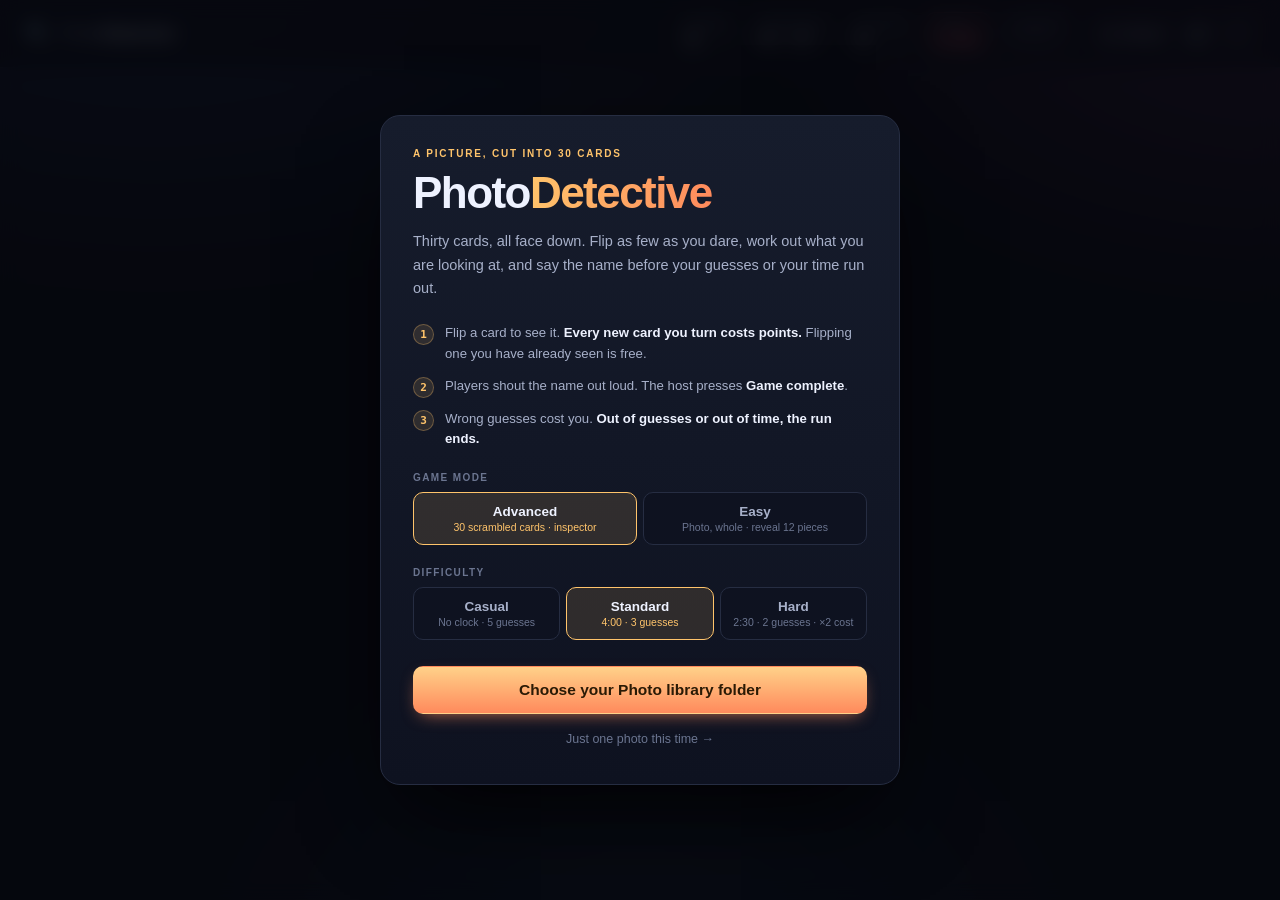
<file: index.html>
<!DOCTYPE html>
<html lang="en">
<head>
<meta charset="utf-8" />
<meta name="viewport" content="width=device-width, initial-scale=1, viewport-fit=cover" />
<title>Photo Detective — name the picture from 30 pieces</title>
<meta name="description" content="A photo is cut into 30 shuffled cards. Flip as few as you dare, then name what you are looking at." />
<link rel="stylesheet" href="styles.css" />
<link rel="icon" href="data:image/svg+xml,<svg xmlns='http://www.w3.org/2000/svg' view='0 0 100 100'><text y='.9em' font-size='90'>🔍</text></svg>" />
</head>
<body>

<div class="app" id="app">

  <!-- ─────────────  TOP BAR  ───────────── -->
  <header class="topbar">
    <div class="brand">
      <span class="brand-mark" aria-hidden="true">🔍</span>
      <span class="brand-text">Photo<b>Detective</b></span>
    </div>

    <div class="stats" id="stats">
      <div class="stat">
        <span class="stat-label">Score</span>
        <span class="stat-value" id="statScore">0</span>
      </div>
      <div class="stat">
        <span class="stat-label">Identified</span>
        <span class="stat-value" id="statFound">0 / 6</span>
      </div>
      <div class="stat">
        <span class="stat-label" id="statPiecesLabel">Flipped</span>
        <span class="stat-value" id="statPieces">0</span>
      </div>
      <div class="stat stat--timer" id="statTimerBox">
        <span class="stat-label">Time</span>
        <span class="stat-value" id="statTime">0:00</span>
      </div>
      <div class="stat stat--strikes" title="Wrong guesses on this photo">
        <span class="stat-label">Strikes</span>
        <span class="stat-value" id="statStrikes">
          <i class="pip"></i><i class="pip"></i><i class="pip"></i>
        </span>
      </div>
    </div>

    <div class="topbar-actions">
      <button class="icon-btn icon-btn--wide" id="btnLibrary" type="button" title="Photo library">
        <span aria-hidden="true">🗂</span><span id="libBadge">Library</span>
      </button>
      <button class="icon-btn" id="btnSound" type="button" aria-pressed="true" title="Toggle sound">
        <span id="soundIcon">🔊</span>
      </button>
      <button class="icon-btn" id="btnHelp" type="button" title="How to play">?</button>
    </div>
  </header>

  <!-- ─────────────  GAME  ───────────── -->
  <main class="layout" id="layout" hidden>

    <!-- board -->
    <section class="board-panel">
      <div class="panel-head">
        <div>
          <h2 class="panel-title" id="panelTitle">The photo, cut into <b>30</b> cards</h2>
          <p class="panel-sub" id="panelSub">All cards are face down. Flip one to look at it.</p>
        </div>
        <div class="piece-cost" title="Cost of flipping one new card">
          <span id="pieceCostLabel">−12</span><span class="piece-cost-unit" id="pieceCostUnit">/ card</span>
        </div>
      </div>

      <div class="board-wrap">
        <div class="board" id="board" role="group" aria-label="Photo cards, all face down"></div>
      </div>

      <div class="board-foot">
        <span class="legend"><i class="swatch swatch--seen"></i> <span id="legendSeen">flipped</span></span>
        <span class="legend" id="legendSelectedWrap"><i class="swatch swatch--cur"></i> selected</span>
        <span class="spacer"></span>
        <span class="board-foot-hint" id="boardHint">Tip: read the edges and corners first — the middle is always the same idea.</span>
      </div>
    </section>

    <!-- sidebar -->
    <aside class="side">

      <div class="card inspector" id="inspectorCard">
        <div class="card-head">
          <h3>Inspector</h3>
          <label class="switch">
            <input type="checkbox" id="chkContext" checked />
            <span>Show neighbours</span>
          </label>
        </div>

        <div class="stage" id="stage">
          <div class="stage-empty" id="stageEmpty">
            <span class="stage-empty-mark" aria-hidden="true">🖼</span>
            <p>Flip any card to examine it closely.</p>
          </div>
          <div class="cross" id="cross" hidden>
            <div class="cross-slot cross-slot--up"    data-pos="up"></div>
            <div class="cross-slot cross-slot--left"  data-pos="left"></div>
            <div class="cross-slot cross-slot--main"  data-pos="main"></div>
            <div class="cross-slot cross-slot--right" data-pos="right"></div>
            <div class="cross-slot cross-slot--down"  data-pos="down"></div>
          </div>
        </div>

        <div class="stage-meta" id="stageMeta">
          <span class="tag" id="tagPos">—</span>
          <span class="tag tag--muted" id="tagCost"></span>
        </div>
      </div>

      <div class="card answer">
        <div class="card-head">
          <h3>Name it</h3>
          <span class="card-hint">host controls</span>
        </div>

        <p class="host-note">Players call the photo out loud. The host presses <b>Game&nbsp;complete</b> when they get it.</p>

        <div class="answer-row">
          <button class="mic-btn" id="btnMic" type="button" aria-label="Listen for the spoken answer" title="Listen for the spoken answer">
            <span class="mic-glyph" aria-hidden="true">🎙</span>
          </button>
          <input id="answerInput" type="text" placeholder="Optional — type what they said…" aria-label="What the players said" />
        </div>
        <p class="mic-note" id="micNote" hidden></p>

        <button class="btn btn--primary btn--big" id="btnComplete" type="button">Game complete</button>
        <button class="btn btn--quiet btn--wide" id="btnWrong" type="button">Not it — take a strike</button>

        <p class="feedback" id="feedback" role="status" aria-live="polite"></p>
      </div>

      <div class="card intel" id="intelCard">
        <h3>Intel <span class="card-hint">costs points</span></h3>
        <div class="tools">
          <button class="tool" id="toolCategory" type="button" disabled>
            <span class="tool-name">Category</span>
            <span class="tool-desc">Where does it belong?</span>
            <span class="tool-cost is-free">free</span>
          </button>
          <button class="tool" id="toolReveal" type="button" disabled>
            <span class="tool-name">Turn one over</span>
            <span class="tool-desc">Flip 1 card for them</span>
            <span class="tool-cost">−<span id="costReveal">150</span></span>
          </button>
          <button class="tool" id="toolChoices" type="button" disabled>
            <span class="tool-name">Narrow it down</span>
            <span class="tool-desc">Pick from 3 options</span>
            <span class="tool-cost">−<span id="costChoices">200</span></span>
          </button>
          <button class="tool" id="toolSurrender" type="button" disabled>
            <span class="tool-name">Give up</span>
            <span class="tool-desc">Reveal photo, end the run</span>
            <span class="tool-cost">run over</span>
          </button>
        </div>
        <div class="choices" id="choices" hidden></div>
      </div>

    </aside>
  </main>
</div>

<!-- ─────────────  OVERLAYS  ─────────────  -->

<!-- start -->
<div class="overlay" id="overlayStart">
  <div class="modal modal--start">
    <p class="eyebrow">A picture, cut into 30 cards</p>
    <h1 class="title">Photo<span>Detective</span></h1>
    <p class="lede" id="startLede">
      Thirty cards, all face down. Flip as few as you dare, work out what you are
      looking at, and say the name before your guesses or your time run out.
    </p>

    <div class="rules" id="startRules">
      <div class="rule"><span class="rule-num">1</span><p id="rule1">Flip a card to see it. <b>Every new card you turn costs points.</b> Flipping one you have already seen is free.</p></div>
      <div class="rule"><span class="rule-num">2</span><p id="rule2">Players shout the name out loud. The host presses <b>Game complete</b>.</p></div>
      <div class="rule"><span class="rule-num">3</span><p id="rule3">Wrong guesses cost you. <b>Out of guesses or out of time, the run ends.</b></p></div>
    </div>

    <div class="field">
      <span class="field-label">Game mode</span>
      <div class="segmented segmented--2" id="modePicker" role="radiogroup" aria-label="Game mode">
        <button type="button" role="radio" aria-checked="true" data-mode="advance">
          <b>Advanced</b><small>30 scrambled cards · inspector</small>
        </button>
        <button type="button" role="radio" aria-checked="false" data-mode="easy">
          <b>Easy</b><small>Photo, whole · reveal 12 pieces</small>
        </button>
      </div>
    </div>

    <div class="field">
      <span class="field-label">Difficulty</span>
      <div class="segmented" id="diffPicker" role="radiogroup" aria-label="Difficulty">
        <button type="button" role="radio" aria-checked="false" data-diff="casual">
          <b>Casual</b><small>No clock · 5 guesses</small>
        </button>
        <button type="button" role="radio" aria-checked="true"  data-diff="standard">
          <b>Standard</b><small>4:00 · 3 guesses</small>
        </button>
        <button type="button" role="radio" aria-checked="false" data-diff="hard">
          <b>Hard</b><small>2:30 · 2 guesses · ×2 cost</small>
        </button>
      </div>
    </div>

    <button class="btn btn--primary btn--big" id="btnStart" type="button">Choose your Photo library folder</button>
    <button class="btn btn--ghost btn--wide" id="btnStartRescan" type="button" hidden>Rescan folder</button>

    <div class="start-foot">
      <button class="linkish" id="btnStartUpload" type="button">Just one photo this time →</button>
    </div>
  </div>
</div>

<!-- photo library -->
<div class="overlay" id="overlayLibrary" hidden>
  <div class="modal modal--wide">
    <p class="eyebrow" id="libEyebrow">Photo library</p>
    <h2 class="reveal-title" id="libTitle">Choose a photo</h2>

    <div class="lib-bar">
      <span class="lib-count" id="libCount">No folder chosen yet.</span>
      <span class="spacer"></span>
      <button class="btn btn--quiet" id="btnLibRescan" type="button" hidden>Rescan folder</button>
      <button class="btn btn--quiet" id="btnLibFolder" type="button">Choose folder…</button>
    </div>

    <input class="text-input lib-search" id="libSearch" type="search" placeholder="Search photos…" aria-label="Search photos" />

    <div class="lib-drop" id="libDrop">
      <div class="lib-grid" id="libGrid"></div>
      <div class="lib-empty" id="libEmpty">
        <span class="lib-empty-mark" aria-hidden="true">🗂</span>
        <p><b>Point the game at a folder of photos.</b><br />Pick it below, or drag the whole folder onto this box.</p>
      </div>
    </div>

    <p class="lib-hint" id="libHint" hidden></p>

    <div class="modal-actions">
      <button class="btn btn--ghost" id="btnLibClose" type="button">Close</button>
      <button class="btn btn--primary" id="btnLibFinish" type="button">End the run</button>
    </div>
  </div>
</div>

<!-- edit one photo -->
<div class="overlay" id="overlayEdit" hidden>
  <div class="modal">
    <p class="eyebrow">Name this photo</p>
    <h2 class="reveal-title" id="editHeading">Edit</h2>
    <figure class="edit-figure"><img id="editPreview" alt="" /></figure>
    <p class="edit-path" id="editPath"></p>

    <div class="field">
      <label class="field-label" for="editName">The answer</label>
      <input class="text-input" id="editName" type="text" placeholder="e.g. Rooftop in Barcelona" />
      <span class="field-help">This is what the players have to say.</span>
    </div>

    <div class="field">
      <label class="field-label" for="editAliases">Also accept</label>
      <input class="text-input" id="editAliases" type="text" placeholder="barcelona rooftop, the rooftop" />
      <span class="field-help">Separate with commas. Camera filenames make poor answers — this fixes that.</span>
    </div>

    <div class="modal-actions">
      <button class="btn btn--ghost" id="btnEditCancel" type="button">Cancel</button>
      <button class="btn btn--primary" id="btnEditSave" type="button">Save</button>
    </div>
  </div>
</div>

<!-- reveal -->
<div class="overlay" id="overlayReveal" hidden>
  <div class="modal modal--reveal">
    <p class="eyebrow" id="revealEyebrow">Identified</p>
    <h2 class="reveal-title" id="revealTitle">—</h2>
    <!-- The next-game controls sit above the photo, so after a round the host
         can pick the next level and move on without scrolling past the image. -->
    <div class="field reveal-mode-field" id="revealModeField">
      <span class="field-label">Next round mode</span>
      <div class="segmented segmented--2" id="revealModePicker" role="radiogroup" aria-label="Game mode for the next round">
        <button type="button" role="radio" aria-checked="false" data-mode="advance">
          <b>Advanced</b><small>30 scrambled cards · inspector</small>
        </button>
        <button type="button" role="radio" aria-checked="true" data-mode="easy">
          <b>Easy</b><small>Photo, whole · reveal 12 pieces</small>
        </button>
      </div>
    </div>
    <div class="over-actions">
      <button class="btn btn--primary btn--big" id="btnNext" type="button">Next game</button>
      <button class="btn btn--ghost" id="btnReplay" type="button">Play again — same photo</button>
      <button class="btn btn--ghost" id="btnPick" type="button">Choose another photo…</button>
    </div>
    <figure class="reveal-figure">
      <img id="revealImg" alt="The full photo" />
    </figure>
    <table class="scorecard" id="scorecard"></table>
  </div>
</div>

<!-- help -->
<div class="overlay" id="overlayHelp" hidden>
  <div class="modal">
    <p class="eyebrow">How to play</p>
    <h2 class="reveal-title">Field manual</h2>
    <ul class="manual">
      <li><b>Flip.</b> Every card starts face down. Click one to turn it over and enlarge it in the inspector, along with its true position (row/column) and its four neighbours.</li>
      <li><b>Score.</b> Each card you turn for the first time costs points. Good runs are the ones where a sharp eye beats a thorough sweep.</li>
      <li><b>Host.</b> Players say the name out loud. The host presses <b>Game complete</b>. The reveal card then moves on to the next photo in the library, or offers the same photo again. The mic button is optional — it just writes down what was said.</li>
      <li><b>Modes.</b> <b>Advanced</b> scrambles the 30 cards — flip cards and use the inspector to piece the photo together. <b>Easy</b> keeps the photo assembled on the board and lets players reveal up to <b>12</b> pieces in place.</li>
      <li><b>Library.</b> Photos come from a folder you choose. Add, rename or move files any time and press <b>Rescan folder</b>; names you have edited are remembered.</li>
      <li><b>Intel.</b> The category hint is free. Turning a card over for them, or narrowing to three options, costs points but can save the run.</li>
      <li><b>Keyboard.</b> <kbd>←</kbd><kbd>→</kbd><kbd>↑</kbd><kbd>↓</kbd> to move between cards, <kbd>Enter</kbd> to complete the round, <kbd>Esc</kbd> to close.</li>
    </ul>
    <button class="btn btn--primary" id="btnCloseHelp" type="button">Got it</button>
  </div>
</div>

<!-- game over -->
<div class="overlay" id="overlayOver" hidden>
  <div class="modal modal--over">
    <p class="eyebrow" id="overEyebrow">Case closed</p>
    <h2 class="reveal-title" id="overTitle">—</h2>
    <p class="lede" id="overBlurb"></p>
    <div class="final-score"><span id="finalScore">0</span><small>points</small></div>
    <ul class="tally" id="overTally"></ul>
    <div class="over-photos" id="overPhotos"></div>
    <div class="over-actions">
      <button class="btn btn--primary btn--big" id="btnAgain" type="button">New investigation</button>
      <button class="btn btn--ghost" id="btnMenu" type="button">Change difficulty</button>
    </div>
  </div>
</div>

<!-- one-off upload -->
<div class="overlay" id="overlayUpload" hidden>
  <div class="modal">
    <p class="eyebrow">Custom case file</p>
    <h2 class="reveal-title">Bring your own photo</h2>
    <p class="lede">Pick one image and tell the game what to call it. For a whole folder of photos, use the <b>Photo library</b> instead.</p>

    <label class="drop" id="drop" tabindex="0">
      <input type="file" id="fileInput" accept="image/*" hidden />
      <span class="drop-mark" aria-hidden="true">＋</span>
      <span class="drop-text" id="dropText">Choose an image, or drop one here</span>
    </label>

    <div class="field" id="answerField" hidden>
      <label class="field-label" for="titleInput">What should the answer be?</label>
      <input class="text-input" id="titleInput" type="text" placeholder="e.g. Our dog at the beach" />
      <span class="field-help">Alternate spellings? Separate them with commas — e.g. <code>golden retriever, my dog, the dog</code></span>
    </div>

    <div class="modal-actions">
      <button class="btn btn--ghost" id="btnUploadCancel" type="button">Back</button>
      <button class="btn btn--primary" id="btnUploadGo" type="button" disabled>Play with this photo</button>
    </div>
  </div>
</div>

<div class="sr-only" id="live" role="status" aria-live="polite"></div>

<script src="js/stage.js"></script>
<script src="js/library.js"></script>
<script src="js/puzzle.js"></script>
<script src="js/game.js"></script>
</body>
</html>
</file>
<file: styles.css>
/* ============================================================
   Photo Detective
   ============================================================ */

:root {
  --bg:            #0a0c14;
  --bg-2:          #0f1320;
  --panel:         #151a29;
  --panel-2:       #1b2133;
  --line:          #262d42;
  --line-soft:     #1f2537;
  --ink:           #eef2ff;
  --ink-2:         #a7b0c9;
  --ink-3:         #6b7590;
  --accent:        #ffc46b;
  --accent-2:      #ff8a5c;
  --good:          #4ade9b;
  --bad:           #ff6b7a;
  --info:          #7cc4ff;
  --shadow:        0 18px 50px -12px rgba(0,0,0,.7);
  --radius:        14px;
  --radius-sm:     10px;
  --font: "Inter", -apple-system, BlinkMacSystemFont, "Segoe UI", Roboto, "Helvetica Neue", Arial, sans-serif;
  --mono: ui-monospace, SFMono-Regular, "SF Mono", Menlo, Consolas, monospace;
}

* { box-sizing: border-box; }

html, body { height: 100%; }

body {
  margin: 0;
  font-family: var(--font);
  color: var(--ink);
  background:
    radial-gradient(1100px 620px at 12% -8%,  #1b2a4d 0%, transparent 60%),
    radial-gradient(900px 520px at 100% 0%,   #3a1f3d 0%, transparent 58%),
    radial-gradient(800px 800px at 50% 120%,  #10243a 0%, transparent 60%),
    var(--bg);
  -webkit-font-smoothing: antialiased;
  text-rendering: optimizeLegibility;
}

h1, h2, h3 { margin: 0; line-height: 1.15; letter-spacing: -0.02em; }
p { margin: 0; }
b { font-weight: 650; }
em { font-style: italic; color: var(--ink-2); }
code {
  font-family: var(--mono);
  font-size: .88em;
  background: var(--panel-2);
  border: 1px solid var(--line);
  border-radius: 6px;
  padding: 1px 5px;
  color: var(--ink-2);
}
kbd {
  font-family: var(--mono); font-size: 11px;
  background: var(--panel-2); border: 1px solid var(--line);
  border-bottom-width: 2px;
  border-radius: 5px; padding: 1px 5px; color: var(--ink-2);
}

.sr-only {
  position: absolute; width: 1px; height: 1px; padding: 0; margin: -1px;
  overflow: hidden; clip: rect(0 0 0 0); white-space: nowrap; border: 0;
}

:focus-visible {
  outline: 2px solid var(--accent);
  outline-offset: 2px;
  border-radius: 6px;
}

/* ============================================================
   App shell
   ============================================================ */

.app {
  min-height: 100%;
  display: flex;
  flex-direction: column;
}

/* ---------- top bar ---------- */

.topbar {
  display: flex;
  align-items: center;
  gap: 18px;
  padding: 12px clamp(14px, 3vw, 26px);
  border-bottom: 1px solid var(--line-soft);
  background: rgba(10,12,20,.72);
  backdrop-filter: blur(14px);
  -webkit-backdrop-filter: blur(14px);
  position: sticky;
  top: 0;
  z-index: 30;
  flex-wrap: wrap;
}

.brand { display: flex; align-items: center; gap: 9px; margin-right: auto; }
.brand-mark { font-size: 20px; filter: saturate(1.2); }
.brand-text { font-weight: 500; letter-spacing: -0.02em; font-size: 17px; color: var(--ink-2); }
.brand-text b { color: var(--ink); font-weight: 750; }

.stats { display: flex; align-items: stretch; gap: 8px; flex-wrap: wrap; }

.stat {
  display: flex; flex-direction: column; gap: 1px;
  padding: 5px 12px;
  min-width: 66px;
  border: 1px solid var(--line-soft);
  border-radius: var(--radius-sm);
  background: rgba(255,255,255,.028);
}
.stat-label {
  font-size: 9.5px; text-transform: uppercase; letter-spacing: .1em;
  color: var(--ink-3); font-weight: 600;
}
.stat-value {
  font-family: var(--mono);
  font-size: 16px; font-weight: 600;
  font-variant-numeric: tabular-nums;
  letter-spacing: -0.02em;
}

.stat--timer .stat-value { color: var(--accent); }
.stat--timer.is-low { border-color: rgba(255,107,122,.5); background: rgba(255,107,122,.1); }
.stat--timer.is-low .stat-value { color: var(--bad); animation: pulse 1s ease-in-out infinite; }
@keyframes pulse { 50% { opacity: .45; } }

.stat--strikes .stat-value { display: flex; gap: 5px; align-items: center; padding: 3px 0; }
.pip {
  width: 9px; height: 9px; border-radius: 50%;
  border: 1.5px solid var(--ink-3);
  transition: background .2s, border-color .2s, transform .2s;
}
.pip.is-used { background: var(--bad); border-color: var(--bad); transform: scale(1.12); }

.topbar-actions { display: flex; gap: 6px; }

.icon-btn {
  width: 34px; height: 34px;
  display: grid; place-items: center;
  font: inherit; font-size: 14px;
  color: var(--ink-2);
  background: rgba(255,255,255,.035);
  border: 1px solid var(--line-soft);
  border-radius: 9px;
  cursor: pointer;
  transition: background .15s, color .15s, border-color .15s;
}
.icon-btn:hover { background: rgba(255,255,255,.09); color: var(--ink); border-color: var(--line); }
.icon-btn[aria-pressed="false"] { opacity: .45; }

/* ---------- layout ---------- */

.layout {
  flex: 1;
  display: grid;
  grid-template-columns: minmax(0, 1fr) 366px;
  gap: clamp(14px, 2vw, 22px);
  padding: clamp(14px, 2.4vw, 24px) clamp(14px, 3vw, 26px) 34px;
  align-items: start;
  max-width: 1560px;
  width: 100%;
  margin: 0 auto;
}
.layout[hidden] { display: none; }

/* ============================================================
   Board
   ============================================================ */

.board-panel { min-width: 0; }

.panel-head {
  display: flex; align-items: flex-end; justify-content: space-between;
  gap: 16px; margin-bottom: 12px; padding: 0 2px;
}
.panel-title { font-size: 19px; font-weight: 700; }
.panel-sub { font-size: 13px; color: var(--ink-3); margin-top: 3px; }
.panel-sub b { color: var(--ink-2); }

.piece-cost {
  display: flex; align-items: baseline; gap: 4px;
  font-family: var(--mono); font-size: 17px; font-weight: 650;
  color: var(--accent-2);
  background: rgba(255,138,92,.1);
  border: 1px solid rgba(255,138,92,.28);
  border-radius: 999px;
  padding: 3px 12px;
  white-space: nowrap;
}
.piece-cost-unit { font-family: var(--font); font-size: 11px; color: var(--ink-3); font-weight: 500; }

.board-wrap { position: relative; }

.board {
  display: grid;
  grid-template-columns: repeat(6, 1fr);
  grid-auto-rows: 1fr;
  gap: 4px;
  padding: 8px;
  background: linear-gradient(180deg, rgba(255,255,255,.03), rgba(0,0,0,.2));
  border: 1px solid var(--line-soft);
  border-radius: var(--radius);
  box-shadow: var(--shadow), inset 0 1px 0 rgba(255,255,255,.04);
  aspect-ratio: var(--board-ar, 1.2);
  user-select: none;
}

.piece {
  position: relative;
  padding: 0; border: 0; margin: 0;
  background: none;
  cursor: pointer;
  line-height: 0;
  /* perspective lives on the button; the inner span does the rotating */
  perspective: 700px;
  transition: transform .13s cubic-bezier(.2,.8,.3,1), box-shadow .13s;
}

.piece-inner {
  position: absolute;
  inset: 0;
  transform-style: preserve-3d;
  transition: transform .5s cubic-bezier(.2,.8,.3,1);
}
.piece.is-flipped .piece-inner { transform: rotateY(180deg); }

.piece-face {
  position: absolute;
  inset: 0;
  overflow: hidden;
  border-radius: 4px;
  backface-visibility: hidden;
  -webkit-backface-visibility: hidden;
  background: #05060a;
}
.piece-front { transform: rotateY(180deg); }

.piece-back {
  display: grid;
  place-items: center;
  background:
    repeating-linear-gradient(135deg, rgba(255,255,255,.035) 0 1px, transparent 1px 7px),
    radial-gradient(120% 95% at 50% 0%, #232b41 0%, #141a29 62%, #0d1119 100%);
  box-shadow:
    inset 0 0 0 1px rgba(255,255,255,.055),
    inset 0 1px 0 rgba(255,255,255,.07);
}
/* A quiet ring, rather than an icon that would read as part of a photo. */
.piece-back::after {
  content: "";
  width: 27%;
  max-width: 26px;
  aspect-ratio: 1;
  border-radius: 50%;
  border: 1.5px solid rgba(255,196,107,.24);
  background: radial-gradient(circle at 38% 32%, rgba(255,196,107,.20), rgba(255,196,107,.02) 72%);
}

.piece canvas {
  display: block;
  width: 100%; height: 100%;
  transition: filter .15s;
}
.piece:hover { transform: scale(1.07); z-index: 3; box-shadow: 0 8px 22px -4px rgba(0,0,0,.8); }
.piece:hover .piece-front canvas { filter: brightness(1.12); }
.piece:focus-visible { outline-offset: 1px; z-index: 4; }

.piece::after {
  content: "";
  position: absolute; inset: 0;
  border-radius: 4px;
  border: 1px solid rgba(255,255,255,.07);
  pointer-events: none;
  z-index: 6;
  transition: border-color .15s;
}
/* The 1-30 label every player can name. Sits above the flip so it reads on
   either face, and above the card outline so the number is never covered. */
.piece-num {
  position: absolute;
  top: 3px;
  right: 4px;
  z-index: 7;
  pointer-events: none;
  font-family: var(--mono);
  font-size: min(1.8vw, 19px);
  font-weight: 800;
  line-height: 1.35;
  padding: 1px 7px;
  border-radius: 6px;
  color: var(--ink);
  background: rgba(5, 8, 16, .74);
  border: 1px solid rgba(255,255,255,.22);
  box-shadow: 0 2px 5px rgba(0,0,0,.55);
  text-shadow: 0 1px 2px rgba(0,0,0,.7);
}
/* A flipped card is obviously flipped, so no marker is drawn over the photo —
   anything on top of the picture would be read as part of it. */
.piece.is-seen::after { border-color: rgba(124,196,255,.4); }
.piece.is-cur {
  transform: scale(1.09);
  z-index: 5;
  box-shadow: 0 0 0 2px var(--accent), 0 10px 26px -6px rgba(0,0,0,.85);
}
.piece.is-cur::after { border-color: rgba(255,196,107,.65); }
.piece.is-free::after { border-color: rgba(74,222,155,.5); }

@keyframes popIn {
  from { opacity: 0; transform: translateY(14px) scale(.985); }
  to   { opacity: 1; transform: none; }
}
.board > .piece { animation: popIn .34s cubic-bezier(.2,.8,.3,1) backwards; }

.board-foot {
  display: flex; align-items: center; gap: 14px;
  margin-top: 10px; padding: 0 3px;
  font-size: 11.5px; color: var(--ink-3);
  flex-wrap: wrap;
}
.spacer { flex: 1; }
.legend { display: inline-flex; align-items: center; gap: 6px; }
.dot { width: 7px; height: 7px; border-radius: 50%; display: inline-block; }
.dot--seen { background: var(--info); box-shadow: 0 0 6px var(--info); }
.dot--cur  { background: var(--accent); box-shadow: 0 0 6px var(--accent); }
.swatch {
  width: 11px; height: 11px;
  border-radius: 3px;
  display: inline-block;
  background: radial-gradient(120% 95% at 50% 0%, #232b41 0%, #0d1119 100%);
}
.swatch--seen { border: 1px solid rgba(124,196,255,.75); }
.swatch--cur  { border: 1.5px solid var(--accent); }
.board-foot-hint { font-style: italic; opacity: .8; }

/* veil */
.board-veil {
  position: absolute; inset: 0;
  display: grid; place-items: center;
  background: rgba(10,12,20,.9);
  backdrop-filter: blur(6px);
  -webkit-backdrop-filter: blur(6px);
  border-radius: var(--radius);
  z-index: 5;
}
.board-veil[hidden] { display: none; }
.veil-inner { text-align: center; display: grid; gap: 12px; justify-items: center; padding: 20px; }
.veil-inner p { color: var(--ink-2); font-size: 14px; }

.spinner {
  width: 30px; height: 30px;
  border: 2.5px solid var(--line);
  border-top-color: var(--accent);
  border-radius: 50%;
  animation: spin .8s linear infinite;
}
@keyframes spin { to { transform: rotate(360deg); } }

/* ============================================================
   Cards
   ============================================================ */

.side { display: grid; gap: 14px; position: sticky; top: 74px; }

.card {
  background: linear-gradient(180deg, var(--panel) 0%, var(--bg-2) 100%);
  border: 1px solid var(--line-soft);
  border-radius: var(--radius);
  padding: 14px;
  box-shadow: var(--shadow);
}
.card h3 { font-size: 13px; font-weight: 700; letter-spacing: .01em; }
.card-hint { font-size: 10px; color: var(--ink-3); font-weight: 500; letter-spacing: .04em; text-transform: uppercase; margin-left: 4px; }
.card-head { display: flex; align-items: center; justify-content: space-between; margin-bottom: 12px; }

/* ---------- inspector ---------- */

.switch { display: inline-flex; align-items: center; gap: 6px; font-size: 11px; color: var(--ink-3); cursor: pointer; }
.switch input { accent-color: var(--accent); width: 13px; height: 13px; margin: 0; cursor: pointer; }

.stage {
  position: relative;
  border-radius: var(--radius-sm);
  background:
    linear-gradient(45deg, rgba(255,255,255,.017) 25%, transparent 25%) 0 0/16px 16px,
    linear-gradient(-45deg, rgba(255,255,255,.017) 25%, transparent 25%) 0 8px/16px 16px,
    linear-gradient(45deg, transparent 75%, rgba(255,255,255,.017) 75%) 8px -8px/16px 16px,
    linear-gradient(-45deg, transparent 75%, rgba(255,255,255,.017) 75%) -8px 0/16px 16px,
    #0a0d16;
  border: 1px solid var(--line-soft);
  padding: 8px;
  min-height: 258px;
  display: grid; place-items: center;
}

.stage-empty { text-align: center; color: var(--ink-3); display: grid; gap: 8px; justify-items: center; padding: 24px 12px; }
.stage-empty-mark { font-size: 30px; opacity: .35; }
.stage-empty p { font-size: 12.5px; max-width: 200px; }

.cross {
  display: grid;
  grid-template-columns: 1fr 1.75fr 1fr;
  grid-template-rows: 1fr 1.75fr 1fr;
  gap: 3px;
  width: 100%;
  aspect-ratio: var(--stage-ar, 1.3);
}
.cross[hidden] { display: none; }
.cross-slot {
  position: relative;
  border-radius: 4px;
  overflow: hidden;
  background: #05060a;
  display: grid;
}
.cross-slot canvas { display: block; width: 100%; height: 100%; }
.cross-slot.is-empty { background: rgba(255,255,255,.02); }
.cross-slot--main { box-shadow: 0 0 0 2px var(--accent); border-radius: 5px; }
.cross-slot[data-pos="up"]    { grid-area: 1 / 2; }
.cross-slot[data-pos="left"]  { grid-area: 2 / 1; }
.cross-slot[data-pos="main"]  { grid-area: 2 / 2; }
.cross-slot[data-pos="right"] { grid-area: 2 / 3; }
.cross-slot[data-pos="down"]  { grid-area: 3 / 2; }

.cross-slot::after {
  content: attr(data-label);
  position: absolute; left: 3px; bottom: 2px;
  font: 600 8px/1 var(--mono);
  letter-spacing: .08em; text-transform: uppercase;
  color: rgba(255,255,255,.72);
  background: rgba(0,0,0,.62);
  padding: 2.5px 4px; border-radius: 3px;
  pointer-events: none;
}
.cross-slot.is-empty::after { content: attr(data-label); color: rgba(255,255,255,.22); background: transparent; }

.stage-meta { display: flex; gap: 6px; margin-top: 10px; flex-wrap: wrap; min-height: 22px; }
.tag {
  font: 600 10px/1 var(--mono);
  letter-spacing: .05em; text-transform: uppercase;
  padding: 5px 8px; border-radius: 6px;
  background: rgba(255,196,107,.12);
  border: 1px solid rgba(255,196,107,.3);
  color: var(--accent);
}
.tag--muted { background: rgba(255,255,255,.05); border-color: var(--line); color: var(--ink-3); }
.tag--warn { background: rgba(255,107,122,.12); border-color: rgba(255,107,122,.32); color: var(--bad); }

/* ---------- answer ---------- */

.answer-row { display: flex; gap: 8px; margin-top: 11px; }

input[type="text"], .text-input {
  flex: 1; min-width: 0;
  font: 400 15px var(--font);
  color: var(--ink);
  background: #0a0d16;
  border: 1px solid var(--line);
  border-radius: var(--radius-sm);
  padding: 10px 12px;
  transition: border-color .15s, box-shadow .15s, background .15s;
}
input[type="text"]::placeholder { color: var(--ink-3); }
input[type="text"]:focus {
  outline: none;
  border-color: var(--accent);
  box-shadow: 0 0 0 3px rgba(255,196,107,.16);
  background: #0c1020;
}
input[type="text"]:disabled { opacity: .45; cursor: not-allowed; }

.btn {
  font: 600 14px var(--font);
  color: var(--ink);
  background: var(--panel-2);
  border: 1px solid var(--line);
  border-radius: var(--radius-sm);
  padding: 10px 16px;
  cursor: pointer;
  white-space: nowrap;
  transition: transform .1s, background .15s, border-color .15s, box-shadow .15s, opacity .15s;
}
.btn:hover:not(:disabled) { background: #232b40; border-color: #333c55; }
.btn:active:not(:disabled) { transform: translateY(1px); }
.btn:disabled { opacity: .38; cursor: not-allowed; }
/* Buttons are hidden by the `hidden` attribute alone; say so explicitly so a
   future `display` on `.btn` cannot quietly un-hide one. */
.btn[hidden] { display: none; }

.btn--primary {
  color: #2a1a05;
  background: linear-gradient(180deg, #ffd189, var(--accent-2));
  border-color: transparent;
  box-shadow: 0 6px 18px -8px rgba(255,138,92,.9);
  font-weight: 750;
}
.btn--primary:hover:not(:disabled) {
  background: linear-gradient(180deg, #ffdca0, #ff9670);
  border-color: transparent;
}
.btn--ghost { background: transparent; color: var(--ink-2); }
.btn--ghost:hover:not(:disabled) { background: rgba(255,255,255,.06); color: var(--ink); }
.btn--quiet { font-size: 12px; padding: 6px 10px; opacity: .8; }
.btn--big { width: 100%; padding: 14px 20px; font-size: 15.5px; margin-top: 4px; }
.btn--wide { width: 100%; margin-top: 7px; }

.icon-btn--wide {
  width: auto;
  padding: 0 11px;
  gap: 6px;
  grid-auto-flow: column;
  font-size: 12px;
  font-weight: 600;
}

/* ---------- host controls ---------- */

.host-note {
  font-size: 12px;
  line-height: 1.5;
  color: var(--ink-3);
  margin-bottom: 10px;
}
.host-note b { color: var(--ink-2); }

.mic-btn {
  flex: none;
  width: 42px;
  display: grid;
  place-items: center;
  font-size: 17px;
  line-height: 1;
  background: #0a0d16;
  border: 1px solid var(--line);
  border-radius: var(--radius-sm);
  cursor: pointer;
  transition: background .15s, border-color .15s, box-shadow .15s;
}
.mic-btn:hover:not(:disabled) { background: #171e33; border-color: #35405c; }
.mic-btn:disabled { opacity: .35; cursor: not-allowed; }
.mic-btn.is-live {
  border-color: var(--bad);
  background: rgba(255,107,122,.12);
  box-shadow: 0 0 0 3px rgba(255,107,122,.15);
  animation: micPulse 1.15s ease-in-out infinite;
}
.mic-btn.is-live .mic-glyph { filter: saturate(1.4); }
@keyframes micPulse { 50% { box-shadow: 0 0 0 6px rgba(255,107,122,.06); } }

.mic-note {
  margin-top: 6px;
  font-size: 11px;
  line-height: 1.45;
  color: var(--ink-3);
}
.mic-note.is-bad { color: var(--bad); }
.mic-note.is-live { color: var(--bad); }

.feedback {
  margin-top: 10px;
  font-size: 12.5px;
  min-height: 17px;
  color: var(--ink-3);
  transition: color .15s;
}
.feedback.is-bad  { color: var(--bad); }
.feedback.is-good { color: var(--good); }
.feedback.is-info { color: var(--info); }

.choices { display: grid; gap: 6px; margin-top: 10px; animation: popIn .26s ease backwards; }
.choice {
  text-align: left;
  font: 500 13.5px var(--font);
  color: var(--ink);
  background: #0e1220;
  border: 1px solid var(--line);
  border-radius: 8px;
  padding: 9px 11px;
  cursor: pointer;
  transition: background .14s, border-color .14s, transform .1s;
}
.choice:hover:not(:disabled) { background: #171e33; border-color: var(--info); }
.choice:active:not(:disabled) { transform: translateY(1px); }
.choice:disabled { opacity: .5; cursor: not-allowed; }
.choice.is-bad { border-color: var(--bad); color: var(--bad); background: rgba(255,107,122,.08); }
.choice.is-good { border-color: var(--good); color: var(--good); background: rgba(74,222,155,.1); }

/* ---------- intel ---------- */

.tools { display: grid; gap: 6px; margin-top: 11px; }

.tool {
  display: grid;
  grid-template-columns: 1fr auto;
  grid-template-areas: "name cost" "desc cost";
  gap: 1px 10px;
  text-align: left;
  padding: 9px 11px;
  background: #0e1220;
  border: 1px solid var(--line);
  border-radius: 9px;
  cursor: pointer;
  transition: background .14s, border-color .14s, transform .1s;
}
.tool:hover:not(:disabled) { background: #171e33; border-color: #35405c; }
.tool:active:not(:disabled) { transform: translateY(1px); }
.tool:disabled { opacity: .35; cursor: not-allowed; }
.tool-name { grid-area: name; font: 650 13px var(--font); color: var(--ink); }
.tool-desc { grid-area: desc; font-size: 11px; color: var(--ink-3); }
.tool-cost {
  grid-area: cost; align-self: center;
  font: 650 11px var(--mono);
  color: var(--accent-2);
  background: rgba(255,138,92,.1);
  border: 1px solid rgba(255,138,92,.25);
  border-radius: 6px;
  padding: 3px 7px;
  white-space: nowrap;
}
.tool-cost.is-free { color: var(--good); background: rgba(74,222,155,.1); border-color: rgba(74,222,155,.25); }

/* ============================================================
   Overlays / modals
   ============================================================ */

.overlay {
  position: fixed; inset: 0;
  z-index: 60;
  display: grid; place-items: center;
  padding: clamp(16px, 4vh, 40px) 16px;
  overflow-y: auto;
  background: rgba(5,7,13,.82);
  backdrop-filter: blur(10px);
  -webkit-backdrop-filter: blur(10px);
  animation: fade .22s ease;
}
.overlay[hidden] { display: none; }
@keyframes fade { from { opacity: 0; } }

.modal {
  width: min(520px, 100%);
  background: linear-gradient(180deg, #161c2c 0%, #0e1220 100%);
  border: 1px solid var(--line);
  border-radius: 20px;
  padding: clamp(22px, 4vw, 32px);
  box-shadow: 0 40px 90px -24px rgba(0,0,0,.9);
  animation: rise .3s cubic-bezier(.2,.85,.3,1);
}
@keyframes rise { from { opacity: 0; transform: translateY(22px) scale(.98); } }

.modal--reveal { width: min(880px, 100%); }
.modal--over { width: min(560px, 100%); }
.modal--wide { width: min(880px, 100%); }

/* ============================================================
   Photo library picker
   ============================================================ */

.lib-bar {
  display: flex;
  align-items: center;
  gap: 8px;
  flex-wrap: wrap;
  margin-bottom: 12px;
}
.lib-count { font-size: 12px; color: var(--ink-3); }
.lib-count b { color: var(--ink-2); }

.lib-search { width: 100%; margin-bottom: 12px; }
.lib-search::placeholder { color: var(--ink-3); }
input[type="search"]::-webkit-search-cancel-button { filter: invert(.6); }

.lib-drop {
  position: relative;
  border: 1.5px dashed var(--line);
  border-radius: 13px;
  padding: 12px;
  min-height: 180px;
  max-height: min(52vh, 460px);
  overflow-y: auto;
  transition: border-color .15s, background .15s;
}
.lib-drop.is-over { border-color: var(--accent); background: rgba(255,196,107,.05); }

.lib-grid {
  display: grid;
  grid-template-columns: repeat(auto-fill, minmax(148px, 1fr));
  gap: 10px;
}

.lib-card {
  position: relative;
  display: grid;
  grid-template-rows: auto 1fr;
  padding: 0;
  overflow: hidden;
  text-align: left;
  background: #0a0d16;
  border: 1px solid var(--line-soft);
  border-radius: 10px;
  cursor: pointer;
  transition: border-color .14s, transform .12s, box-shadow .14s;
}
.lib-card:hover { border-color: var(--accent); transform: translateY(-2px); box-shadow: 0 10px 24px -10px rgba(0,0,0,.9); }
.lib-card.is-current { border-color: var(--accent); box-shadow: 0 0 0 2px rgba(255,196,107,.28); }
.lib-card.is-missing { opacity: .45; }

.lib-thumb {
  aspect-ratio: 4 / 3;
  background: #05060a center/cover no-repeat;
  border-bottom: 1px solid var(--line-soft);
}
.lib-meta { padding: 7px 9px 8px; display: grid; gap: 2px; }
.lib-name {
  font: 600 12.5px/1.3 var(--font);
  color: var(--ink);
  overflow: hidden;
  text-overflow: ellipsis;
  white-space: nowrap;
}
.lib-sub {
  font: 500 10px/1.3 var(--mono);
  letter-spacing: .04em;
  color: var(--ink-3);
  overflow: hidden;
  text-overflow: ellipsis;
  white-space: nowrap;
}
.lib-card.is-current .lib-sub { color: var(--accent); }

.lib-edit {
  position: absolute;
  top: 6px; right: 6px;
  width: 26px; height: 26px;
  display: grid;
  place-items: center;
  font-size: 12px;
  color: var(--ink-2);
  background: rgba(10,12,20,.8);
  border: 1px solid var(--line);
  border-radius: 7px;
  cursor: pointer;
  opacity: 0;
  transition: opacity .14s, background .14s, color .14s;
}
.lib-card:hover .lib-edit, .lib-edit:focus-visible { opacity: 1; }
.lib-edit:hover { background: var(--panel-2); color: var(--ink); }

.lib-empty {
  display: grid;
  place-items: center;
  gap: 8px;
  padding: 26px 16px;
  text-align: center;
}
.lib-empty-mark { font-size: 28px; opacity: .4; }
.lib-empty p { font-size: 12.5px; line-height: 1.6; color: var(--ink-3); max-width: 380px; }
.lib-empty b { color: var(--ink-2); }

.lib-hint {
  margin-top: 10px;
  font-size: 11.5px;
  line-height: 1.5;
  color: var(--ink-3);
}
.lib-hint.is-bad { color: var(--bad); }

.lib-section {
  grid-column: 1 / -1;
  margin: 4px 0 -2px;
  font: 700 9.5px/1 var(--font);
  letter-spacing: .16em;
  text-transform: uppercase;
  color: var(--ink-3);
}

.edit-figure {
  margin: 0 0 10px;
  border-radius: 11px;
  overflow: hidden;
  border: 1px solid var(--line);
  background: #05060a;
  max-height: 190px;
}
.edit-figure img { display: block; width: 100%; height: auto; }
.edit-path {
  font: 500 11px/1.5 var(--mono);
  color: var(--ink-3);
  word-break: break-all;
  margin-bottom: 4px;
}

.eyebrow {
  font: 700 10px var(--font);
  letter-spacing: .18em; text-transform: uppercase;
  color: var(--accent);
  margin-bottom: 9px;
}
.eyebrow.is-bad { color: var(--bad); }

.title {
  font-size: clamp(32px, 6vw, 44px);
  font-weight: 800;
  letter-spacing: -0.035em;
  margin-bottom: 12px;
}
.title span {
  background: linear-gradient(96deg, var(--accent), var(--accent-2));
  -webkit-background-clip: text; background-clip: text;
  -webkit-text-fill-color: transparent; color: transparent;
}

.lede { color: var(--ink-2); font-size: 14.5px; line-height: 1.62; }
.lede b { color: var(--ink); }

.rules { display: grid; gap: 11px; margin: 22px 0; }
.rule { display: flex; gap: 11px; align-items: flex-start; }
.rule-num {
  flex: none;
  width: 21px; height: 21px;
  display: grid; place-items: center;
  font: 700 11px var(--mono);
  color: var(--accent);
  background: rgba(255,196,107,.12);
  border: 1px solid rgba(255,196,107,.3);
  border-radius: 50%;
  margin-top: 1px;
}
.rule p { font-size: 13.2px; line-height: 1.58; color: var(--ink-2); }
.rule b { color: var(--ink); }

.field { margin: 20px 0 22px; }
.field-label {
  display: block;
  font: 700 10px var(--font);
  letter-spacing: .14em; text-transform: uppercase;
  color: var(--ink-3);
  margin-bottom: 9px;
}
.field-help { display: block; margin-top: 7px; font-size: 11.5px; color: var(--ink-3); line-height: 1.5; }

.segmented { display: grid; grid-template-columns: repeat(3, 1fr); gap: 6px; }
.segmented--2 { grid-template-columns: repeat(2, 1fr); }
.segmented button {
  font: inherit;
  text-align: center;
  padding: 11px 6px;
  background: #0e1220;
  border: 1px solid var(--line);
  border-radius: 10px;
  color: var(--ink-2);
  cursor: pointer;
  display: grid; gap: 2px;
  transition: background .15s, border-color .15s, color .15s;
}
.segmented button b { font-size: 13.5px; display: block; }
.segmented button small { font-size: 10.5px; color: var(--ink-3); }
.segmented button:hover { background: #161d2f; border-color: #35405c; }
.segmented button[aria-checked="true"] {
  background: rgba(255,196,107,.13);
  border-color: var(--accent);
  color: var(--ink);
}
.segmented button[aria-checked="true"] small { color: var(--accent); }

.start-foot { margin-top: 12px; text-align: center; }
.linkish {
  background: none; border: 0; padding: 6px;
  font: 500 12.5px var(--font);
  color: var(--ink-3);
  cursor: pointer;
  transition: color .15s;
}
.linkish:hover { color: var(--accent); }

.modal-actions { display: flex; gap: 9px; margin-top: 20px; }
.modal-actions .btn { flex: 1; }

/* reveal */
.reveal-title { font-size: clamp(21px, 3.6vw, 27px); font-weight: 750; margin-bottom: 16px; }
.reveal-figure {
  margin: 0 0 18px;
  border-radius: 13px;
  overflow: hidden;
  border: 1px solid var(--line);
  background: #05060a;
  box-shadow: var(--shadow);
  animation: popIn .45s cubic-bezier(.2,.8,.3,1);
}
.reveal-figure img { display: block; width: 100%; height: auto; }

/* The photo is the whole point of the card, so it is capped to the room left
   below the controls: the picture sits complete, without a scrollbar. */
.modal--reveal .reveal-figure {
  display: flex;
  justify-content: center;
}
.modal--reveal .reveal-figure img {
  width: auto;
  height: auto;
  max-width: 100%;
  max-height: calc(100vh - 340px);
}

/* On the wide reveal card the scorecard, mode picker and actions stay a
   comfortable reading width, centred. */
.modal--reveal .scorecard,
.modal--reveal .reveal-mode-field,
.modal--reveal .over-actions {
  max-width: 540px;
  margin-left: auto;
  margin-right: auto;
}

/* The next-game controls sit at the top of the card, above the photo, so they
   are reachable without scrolling past a large image. */
.modal--reveal .over-actions { margin-bottom: 20px; }

.scorecard { width: 100%; border-collapse: collapse; margin-bottom: 20px; }
.scorecard td {
  padding: 7px 0;
  font-size: 13px;
  border-bottom: 1px solid var(--line-soft);
  color: var(--ink-2);
}
.scorecard td:last-child {
  text-align: right;
  font-family: var(--mono);
  font-variant-numeric: tabular-nums;
  font-weight: 600;
}
.scorecard tr.is-minus td { color: var(--ink-3); }
.scorecard tr.is-minus td:last-child { color: var(--bad); }
.scorecard tr.is-plus td:last-child { color: var(--good); }
.scorecard tr.is-total td {
  border-bottom: 0;
  border-top: 1.5px solid var(--line);
  padding-top: 11px;
  font-size: 15px;
  font-weight: 700;
  color: var(--ink);
}
.scorecard tr.is-total td:last-child { font-size: 19px; color: var(--accent); }

/* manual */
.manual { margin: 0 0 22px; padding: 0 0 0 18px; display: grid; gap: 11px; }
.manual li { font-size: 13.2px; line-height: 1.6; color: var(--ink-2); }
.manual b { color: var(--ink); }
.manual kbd { margin: 0 1px; }

/* game over */
.final-score {
  display: flex; align-items: baseline; gap: 8px;
  margin: 18px 0 4px;
  font-family: var(--mono);
  font-size: 52px; font-weight: 700;
  letter-spacing: -0.04em;
  font-variant-numeric: tabular-nums;
  background: linear-gradient(96deg, var(--accent), var(--accent-2));
  -webkit-background-clip: text; background-clip: text;
  -webkit-text-fill-color: transparent; color: transparent;
}
.final-score small {
  font-family: var(--font);
  font-size: 12px; font-weight: 600;
  letter-spacing: .1em; text-transform: uppercase;
  color: var(--ink-3);
  -webkit-text-fill-color: var(--ink-3);
}

.tally { list-style: none; margin: 14px 0 0; padding: 0; display: grid; gap: 7px; }
.tally li {
  display: flex; align-items: center; justify-content: space-between; gap: 10px;
  padding: 8px 11px;
  background: rgba(255,255,255,.028);
  border: 1px solid var(--line-soft);
  border-radius: 8px;
  font-size: 12.5px;
  color: var(--ink-2);
}
.tally li b { font-family: var(--mono); color: var(--ink); font-weight: 650; }
.tally li.is-bad b { color: var(--bad); }

.over-photos {
  display: grid; gap: 7px;
  margin: 18px 0 22px;
  max-height: 210px;
  overflow-y: auto;
  padding-right: 3px;
}
.op-row {
  display: flex; align-items: center; gap: 10px;
  padding: 7px 9px;
  border-radius: 9px;
  background: rgba(255,255,255,.025);
  border: 1px solid var(--line-soft);
}
.op-thumb {
  width: 46px; height: 34px; flex: none;
  border-radius: 5px; overflow: hidden;
  background: #05060a;
  border: 1px solid var(--line-soft);
}
.op-thumb img { display: block; width: 100%; height: 100%; object-fit: cover; }
.op-name { font-size: 12.5px; font-weight: 600; color: var(--ink); flex: 1; min-width: 0; overflow: hidden; text-overflow: ellipsis; white-space: nowrap; }
.op-note { font: 600 9.5px var(--mono); letter-spacing: .06em; text-transform: uppercase; color: var(--ink-3); }
.op-row.is-found { border-color: rgba(74,222,155,.3); }
.op-row.is-found .op-note { color: var(--good); }
.op-row.is-missed { border-color: rgba(255,107,122,.28); }
.op-row.is-missed .op-name { color: var(--ink-3); }
.op-row.is-missed .op-note { color: var(--bad); }

.over-actions { display: grid; gap: 8px; }

/* drop */
.drop {
  display: grid; place-items: center; gap: 9px;
  padding: 30px 20px;
  margin: 20px 0 4px;
  background: #0e1220;
  border: 1.5px dashed var(--line);
  border-radius: 13px;
  cursor: pointer;
  text-align: center;
  transition: border-color .15s, background .15s;
}
.drop:hover, .drop.is-over { border-color: var(--accent); background: rgba(255,196,107,.05); }
.drop-mark { font-size: 26px; color: var(--ink-3); line-height: 1; }
.drop-text { font-size: 13px; color: var(--ink-2); }
.drop.has-file .drop-mark { color: var(--good); }

/* ============================================================
   Responsive
   ============================================================ */

@media (max-width: 1080px) {
  .layout { grid-template-columns: minmax(0, 1fr); }
  .side { position: static; grid-template-columns: repeat(auto-fit, minmax(280px, 1fr)); align-items: start; }
  .stage { min-height: 230px; }
}

@media (max-width: 720px) {
  .topbar { gap: 10px; padding: 10px 12px; }
  .brand-text { display: none; }
  .stats { order: 3; width: 100%; }
  .stat { flex: 1; min-width: 0; padding: 4px 8px; }
  .stat-value { font-size: 14px; }
  .stat--strikes { display: none; }
  .side { grid-template-columns: minmax(0, 1fr); }
  .board { gap: 3px; padding: 5px; }
  .segmented { grid-template-columns: 1fr; }
  .modal { border-radius: 16px; }
  .lib-grid { grid-template-columns: repeat(auto-fill, minmax(112px, 1fr)); gap: 8px; }
  .lib-edit { opacity: 1; }
  #libBadge { display: none; }
  .icon-btn--wide { width: 34px; padding: 0; }
}

@media (prefers-reduced-motion: reduce) {
  *, *::before, *::after {
    animation-duration: .01ms !important;
    animation-iteration-count: 1 !important;
    transition-duration: .01ms !important;
  }
}
</file>
